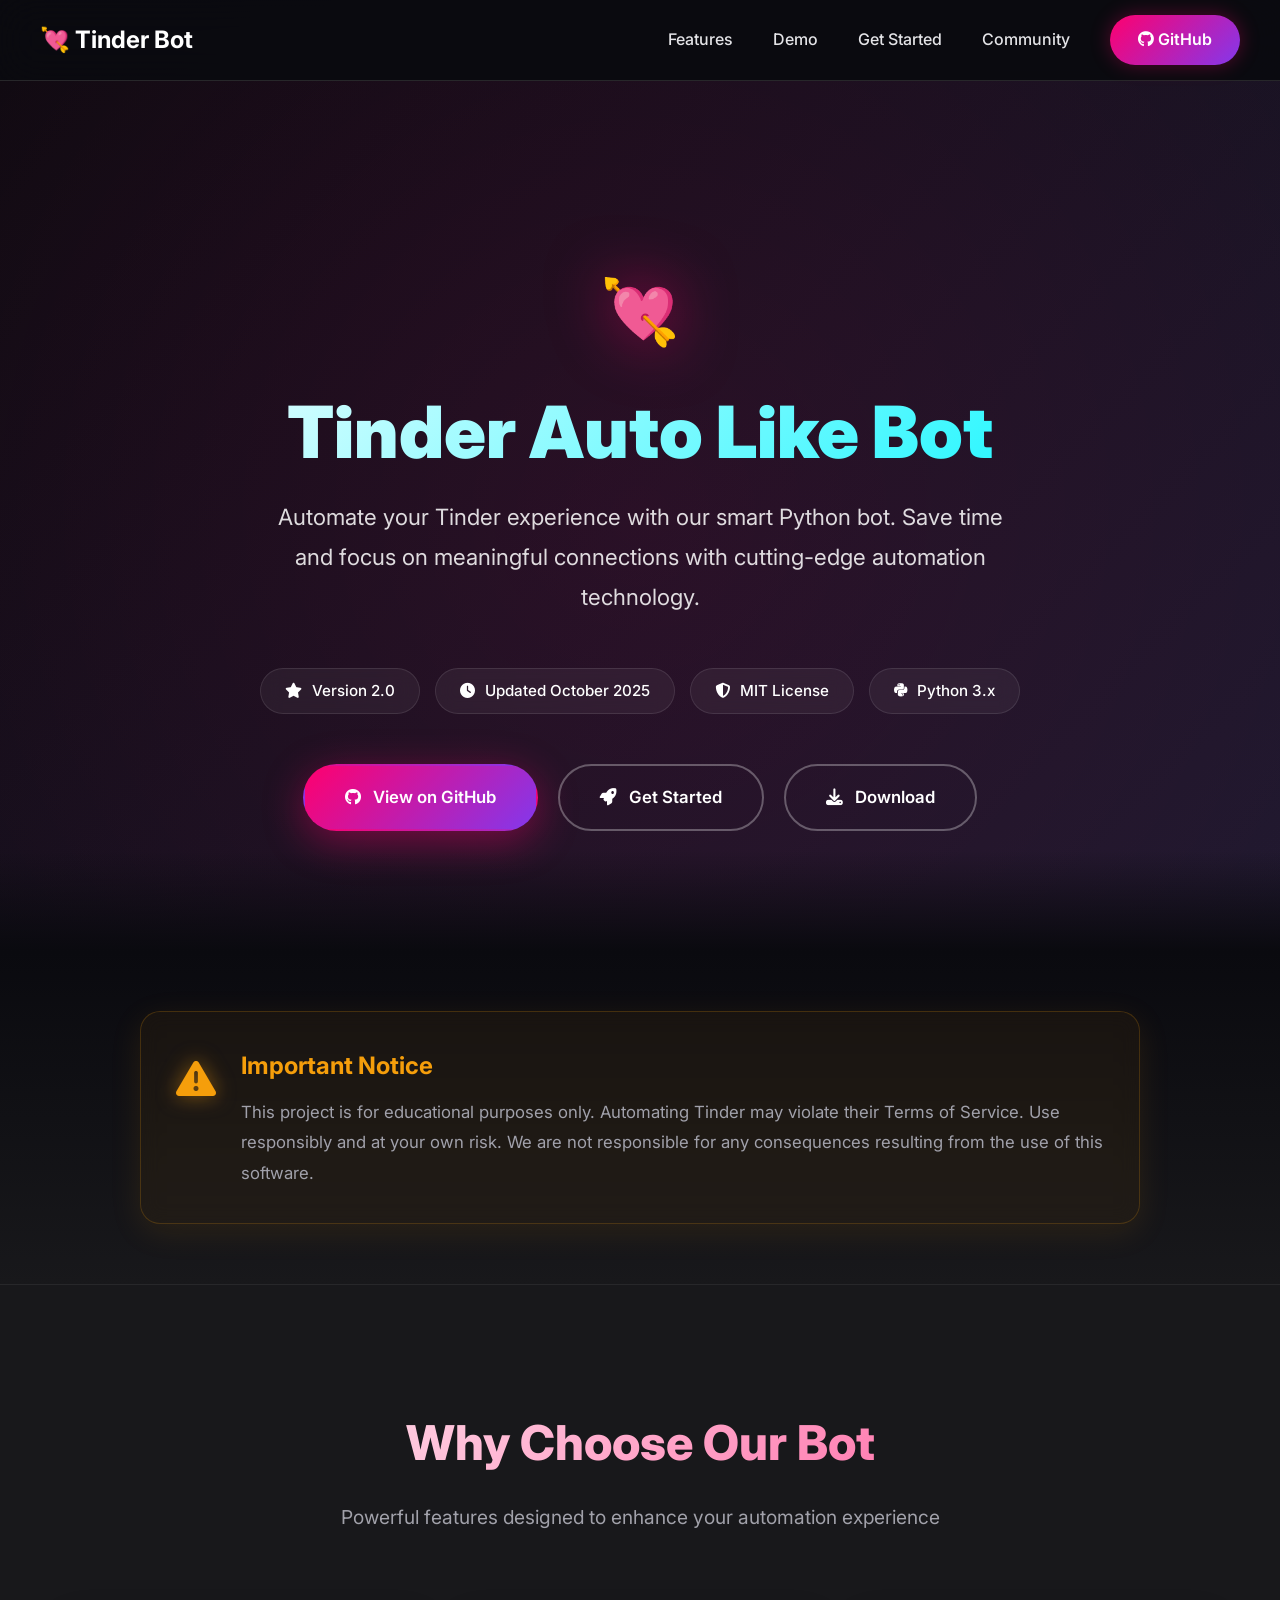
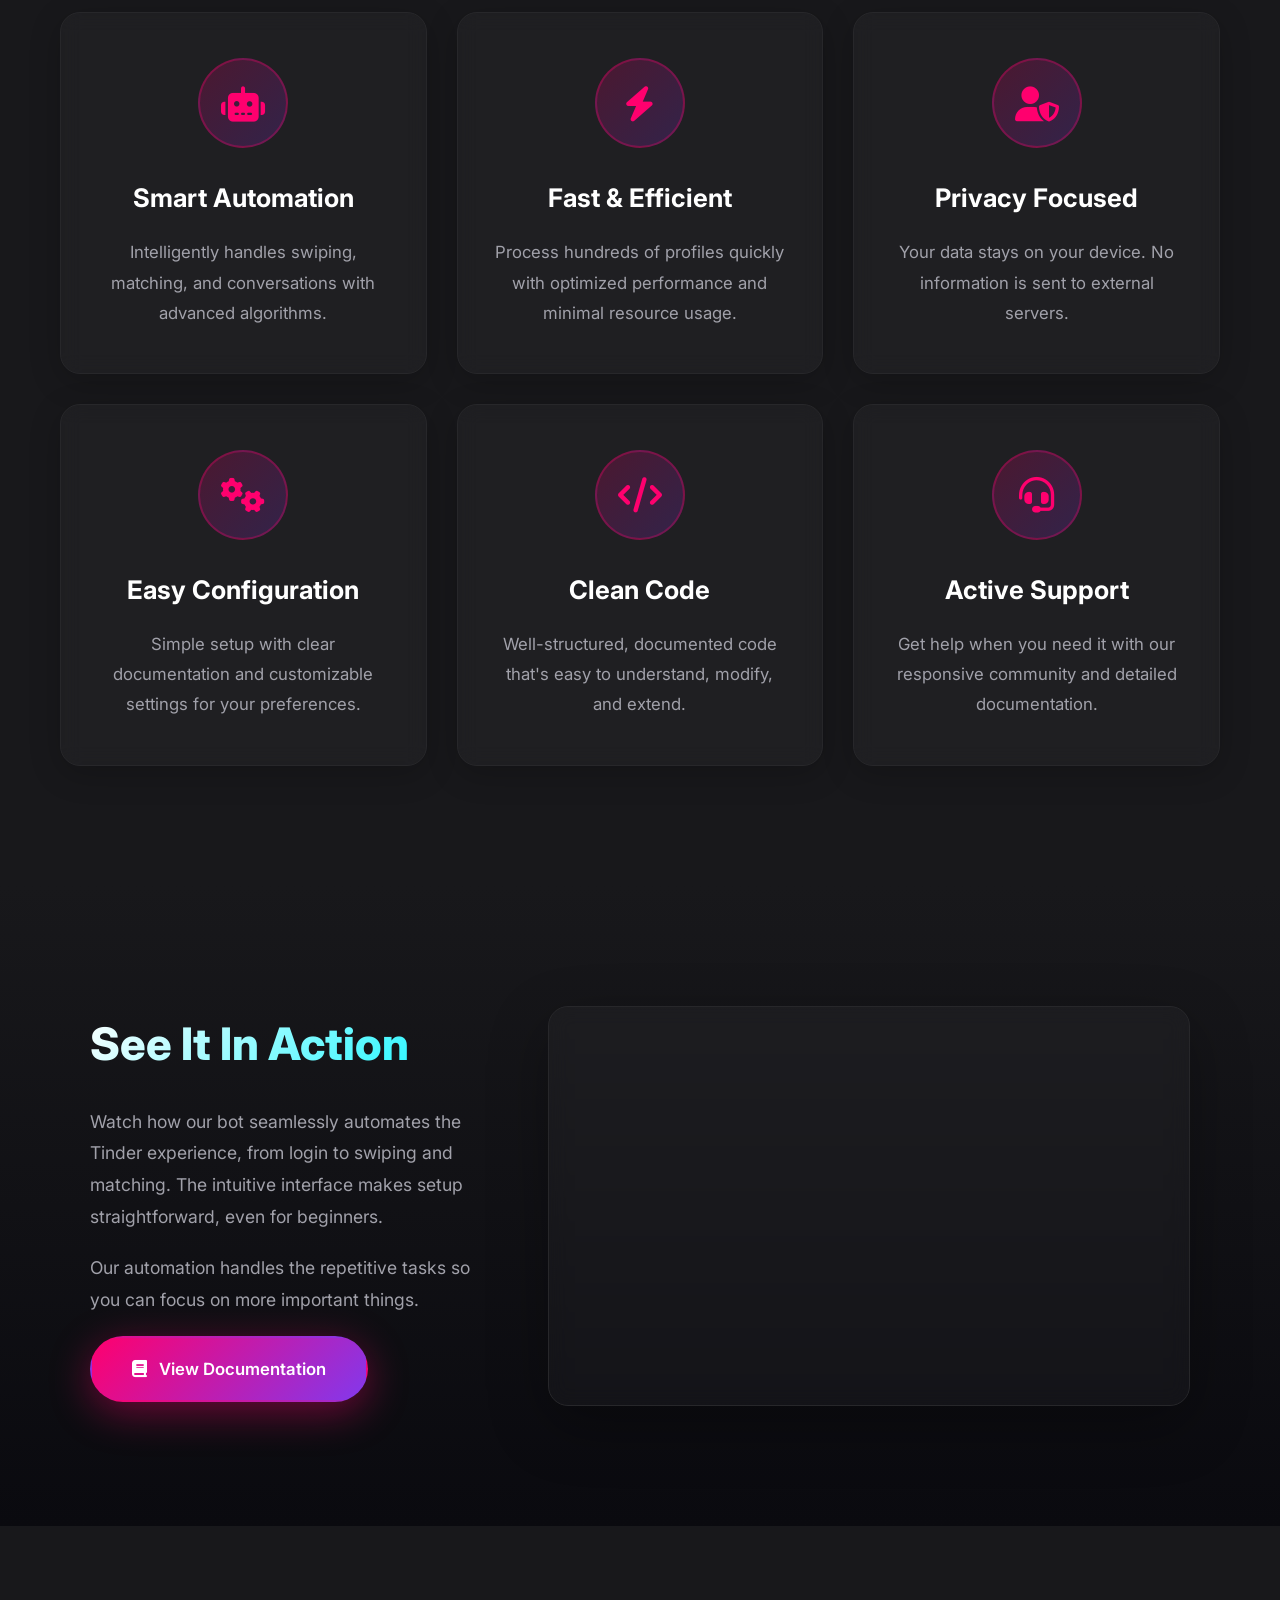
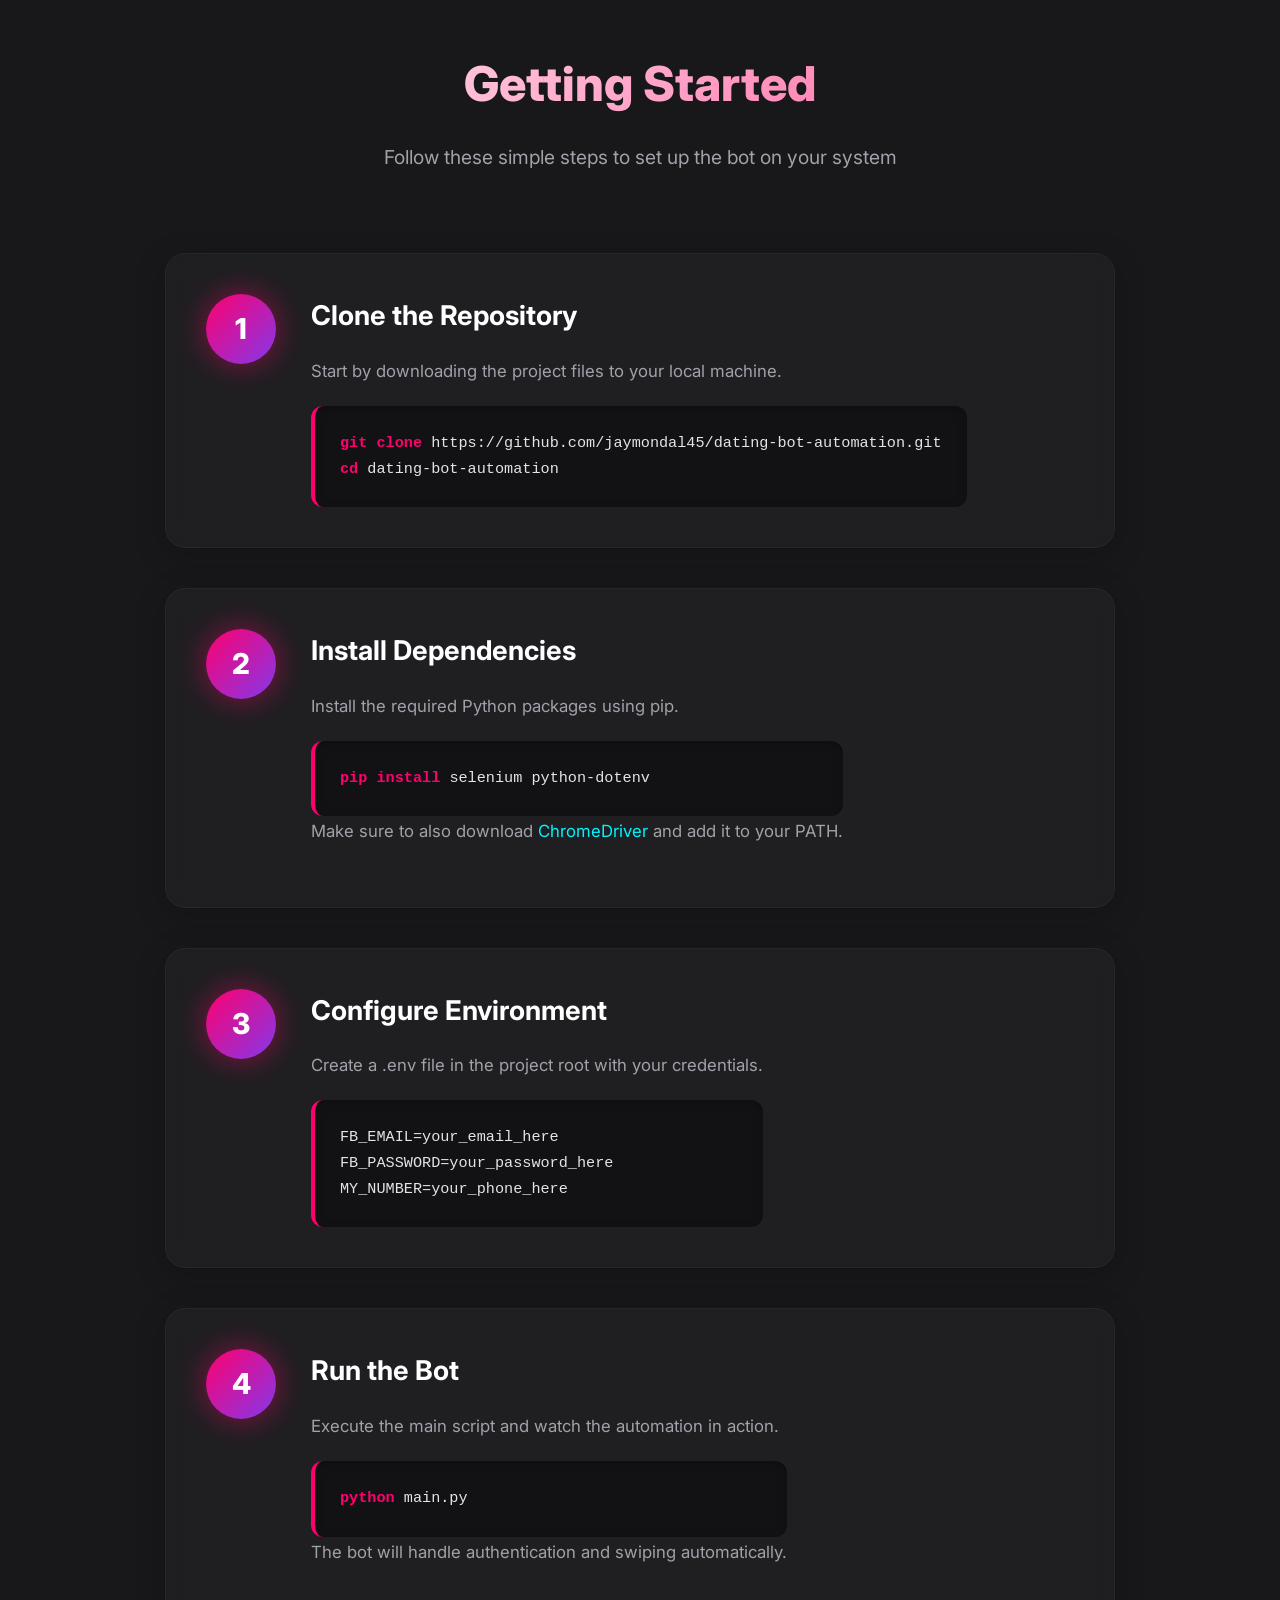
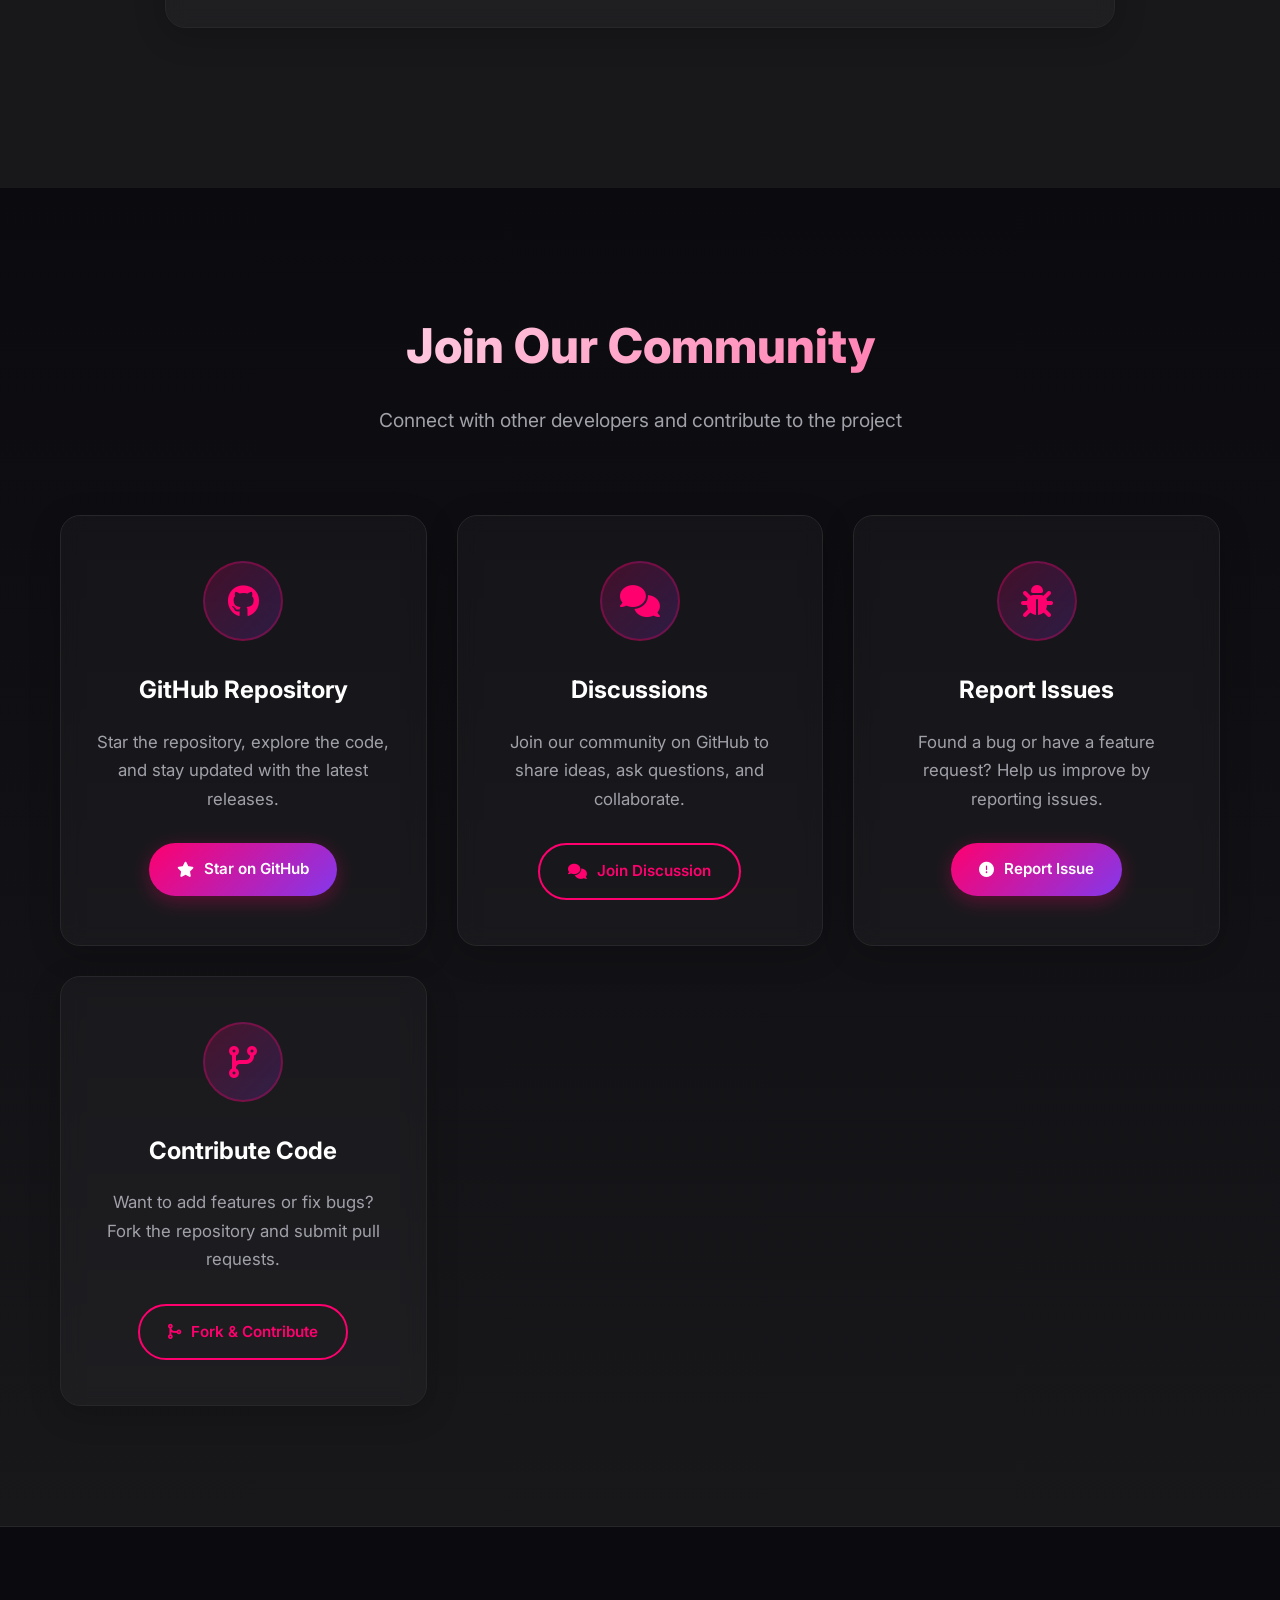
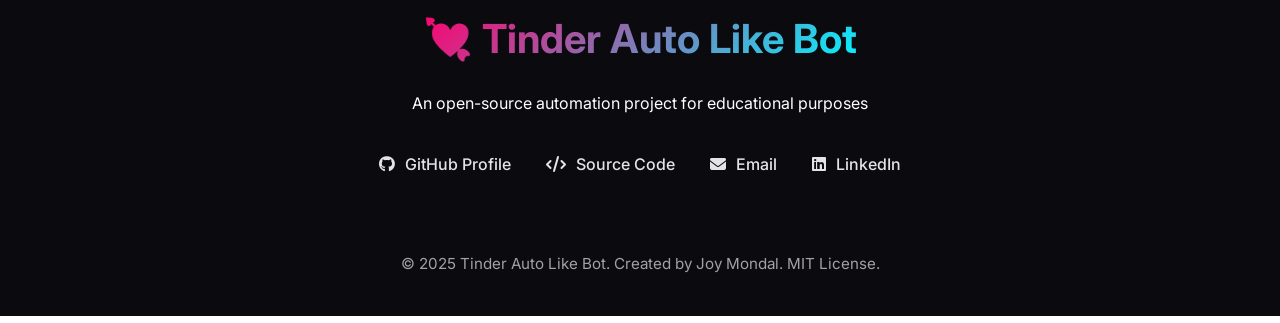
<file: index.html>
<!DOCTYPE html>
<html lang="en">

<head>
    <meta charset="UTF-8">
    <meta name="viewport" content="width=device-width, initial-scale=1.0">
    <title>Tinder Auto Like Bot | Smart Automation</title>
    <link rel="stylesheet" href="https://cdnjs.cloudflare.com/ajax/libs/font-awesome/6.4.0/css/all.min.css">
    <link href="https://fonts.googleapis.com/css2?family=Inter:wght@300;400;500;600;700;800;900&display=swap"
        rel="stylesheet">
    <link rel="stylesheet" href="css/style.css">
</head>

<body>
    <!-- Navbar -->
    <nav id="navbar">
        <div class="nav-container">
            <a href="#" class="nav-brand">
                💘 Tinder Bot
            </a>
            <div class="nav-links">
                <a href="#features" class="nav-link">Features</a>
                <a href="#demo" class="nav-link">Demo</a>
                <a href="#getting-started" class="nav-link">Get Started</a>
                <a href="#community" class="nav-link">Community</a>
                <a href="https://github.com/jaymondal45/dating-bot-automation" class="nav-cta" target="_blank">
                    <i class="fab fa-github"></i> GitHub
                </a>
            </div>
            <button class="mobile-menu-btn" id="mobileMenuBtn">
                <i class="fas fa-bars"></i>
            </button>
        </div>
    </nav>

    <!-- Mobile Menu -->
    <div class="mobile-menu" id="mobileMenu">
        <button class="close-menu" id="closeMenu">
            <i class="fas fa-times"></i>
        </button>
        <div class="mobile-menu-links">
            <a href="#features" class="mobile-menu-link">Features</a>
            <a href="#demo" class="mobile-menu-link">Demo</a>
            <a href="#getting-started" class="mobile-menu-link">Get Started</a>
            <a href="#community" class="mobile-menu-link">Community</a>
            <a href="https://github.com/jaymondal45/dating-bot-automation" class="mobile-menu-cta" target="_blank">
                <i class="fab fa-github"></i> GitHub
            </a>
        </div>
    </div>

    <!-- Header -->
    <header>
        <div class="container">
            <div class="logo">💘</div>
            <h1>Tinder Auto Like Bot</h1>
            <p class="subtitle">Automate your Tinder experience with our smart Python bot. Save time and focus on
                meaningful connections with cutting-edge automation technology.</p>

            <div class="badges">
                <div class="badge"><i class="fas fa-star"></i> Version 2.0</div>
                <div class="badge"><i class="fas fa-clock"></i> Updated October 2025</div>
                <div class="badge"><i class="fas fa-shield-alt"></i> MIT License</div>
                <div class="badge"><i class="fab fa-python"></i> Python 3.x</div>
            </div>

            <div class="cta-container">
                <a href="https://github.com/jaymondal45/dating-bot-automation" class="btn" target="_blank">
                    <i class="fab fa-github"></i> View on GitHub
                </a>
                <a href="#getting-started" class="btn btn-secondary">
                    <i class="fas fa-rocket"></i> Get Started
                </a>
                <a href="https://github.com/jaymondal45/dating-bot-automation/archive/refs/heads/main.zip"
                    class="btn btn-secondary">
                    <i class="fas fa-download"></i> Download
                </a>
            </div>
        </div>
    </header>

    <!-- Warning Section -->
    <section class="warning-section">
        <div class="container">
            <div class="warning-box">
                <div class="warning-icon">
                    <i class="fas fa-exclamation-triangle"></i>
                </div>
                <div class="warning-content">
                    <h3>Important Notice</h3>
                    <p>This project is for educational purposes only. Automating Tinder may violate their Terms of
                        Service. Use responsibly and at your own risk. We are not responsible for any consequences
                        resulting from the use of this software.</p>
                </div>
            </div>
        </div>
    </section>

    <!-- Features Section -->
    <section class="section" id="features">
        <div class="container">
            <div class="section-header">
                <h2>Why Choose Our Bot</h2>
                <p>Powerful features designed to enhance your automation experience</p>
            </div>

            <div class="features-grid">
                <div class="feature-card">
                    <div class="feature-icon">
                        <i class="fas fa-robot"></i>
                    </div>
                    <h3>Smart Automation</h3>
                    <p>Intelligently handles swiping, matching, and conversations with advanced algorithms.</p>
                </div>

                <div class="feature-card">
                    <div class="feature-icon">
                        <i class="fas fa-bolt"></i>
                    </div>
                    <h3>Fast & Efficient</h3>
                    <p>Process hundreds of profiles quickly with optimized performance and minimal resource usage.</p>
                </div>

                <div class="feature-card">
                    <div class="feature-icon">
                        <i class="fas fa-user-shield"></i>
                    </div>
                    <h3>Privacy Focused</h3>
                    <p>Your data stays on your device. No information is sent to external servers.</p>
                </div>

                <div class="feature-card">
                    <div class="feature-icon">
                        <i class="fas fa-cogs"></i>
                    </div>
                    <h3>Easy Configuration</h3>
                    <p>Simple setup with clear documentation and customizable settings for your preferences.</p>
                </div>

                <div class="feature-card">
                    <div class="feature-icon">
                        <i class="fas fa-code"></i>
                    </div>
                    <h3>Clean Code</h3>
                    <p>Well-structured, documented code that's easy to understand, modify, and extend.</p>
                </div>

                <div class="feature-card">
                    <div class="feature-icon">
                        <i class="fas fa-headset"></i>
                    </div>
                    <h3>Active Support</h3>
                    <p>Get help when you need it with our responsive community and detailed documentation.</p>
                </div>
            </div>
        </div>
    </section>

    <!-- Demo Section -->
    <section class="section demo-section" id="demo">
        <div class="container">
            <div class="demo-container">
                <div class="demo-content">
                    <h2>See It In Action</h2>
                    <p>Watch how our bot seamlessly automates the Tinder experience, from login to swiping and matching.
                        The intuitive interface makes setup straightforward, even for beginners.</p>
                    <p>Our automation handles the repetitive tasks so you can focus on more important things.</p>
                    <a href="https://github.com/jaymondal45/dating-bot-automation#readme" class="btn" target="_blank">
                        <i class="fas fa-book"></i> View Documentation
                    </a>
                </div>
                <div class="demo-visual">
                    <div class="demo-placeholder">
                        <video width="640" height="360" autoplay loop muted>
                            <source src="media/tinder_bot_demo.mp4" type="video/mp4" />
                        </video>
                    </div>
                </div>
            </div>
        </div>
    </section>

    <!-- Getting Started Section -->
    <section class="section" id="getting-started">
        <div class="container">
            <div class="section-header">
                <h2>Getting Started</h2>
                <p>Follow these simple steps to set up the bot on your system</p>
            </div>

            <div class="steps-container">
                <div class="step">
                    <div class="step-number">1</div>
                    <div class="step-content">
                        <h3>Clone the Repository</h3>
                        <p>Start by downloading the project files to your local machine.</p>
                        <div class="code-block">
                            <code>
                                <span class="command">git clone</span> https://github.com/jaymondal45/dating-bot-automation.git<br>
                                <span class="command">cd</span> dating-bot-automation
                            </code>
                        </div>
                    </div>
                </div>

                <div class="step">
                    <div class="step-number">2</div>
                    <div class="step-content">
                        <h3>Install Dependencies</h3>
                        <p>Install the required Python packages using pip.</p>
                        <div class="code-block">
                            <code><span class="command">pip install</span> selenium python-dotenv</code>
                        </div>
                        <p>Make sure to also download <a href="https://chromedriver.chromium.org/"
                                target="_blank">ChromeDriver</a> and add it to your PATH.</p>
                    </div>
                </div>

                <div class="step">
                    <div class="step-number">3</div>
                    <div class="step-content">
                        <h3>Configure Environment</h3>
                        <p>Create a .env file in the project root with your credentials.</p>
                        <div class="code-block">
                            <code>
                                FB_EMAIL=your_email_here<br>
                                FB_PASSWORD=your_password_here<br>
                                MY_NUMBER=your_phone_here
                            </code>
                        </div>
                    </div>
                </div>

                <div class="step">
                    <div class="step-number">4</div>
                    <div class="step-content">
                        <h3>Run the Bot</h3>
                        <p>Execute the main script and watch the automation in action.</p>
                        <div class="code-block">
                            <code><span class="command">python</span> main.py</code>
                        </div>
                        <p>The bot will handle authentication and swiping automatically.</p>
                    </div>
                </div>
            </div>
        </div>
    </section>

    <!-- Community Section -->
    <section class="section community-section" id="community">
        <div class="container">
            <div class="section-header">
                <h2>Join Our Community</h2>
                <p>Connect with other developers and contribute to the project</p>
            </div>

            <div class="community-grid">
                <div class="community-card">
                    <div class="community-icon">
                        <i class="fab fa-github"></i>
                    </div>
                    <h3>GitHub Repository</h3>
                    <p>Star the repository, explore the code, and stay updated with the latest releases.</p>
                    <a href="https://github.com/jaymondal45/dating-bot-automation" class="community-btn"
                        target="_blank">
                        <i class="fas fa-star"></i> Star on GitHub
                    </a>
                </div>

                <div class="community-card">
                    <div class="community-icon">
                        <i class="fas fa-comments"></i>
                    </div>
                    <h3>Discussions</h3>
                    <p>Join our community on GitHub to share ideas, ask questions, and collaborate.</p>
                    <a href="https://github.com/jaymondal45/dating-bot-automation/discussions"
                        class="community-btn outline" target="_blank">
                        <i class="fas fa-comments"></i> Join Discussion
                    </a>
                </div>

                <div class="community-card">
                    <div class="community-icon">
                        <i class="fas fa-bug"></i>
                    </div>
                    <h3>Report Issues</h3>
                    <p>Found a bug or have a feature request? Help us improve by reporting issues.</p>
                    <a href="https://github.com/jaymondal45/dating-bot-automation/issues" class="community-btn"
                        target="_blank">
                        <i class="fas fa-exclamation-circle"></i> Report Issue
                    </a>
                </div>

                <div class="community-card">
                    <div class="community-icon">
                        <i class="fas fa-code-branch"></i>
                    </div>
                    <h3>Contribute Code</h3>
                    <p>Want to add features or fix bugs? Fork the repository and submit pull requests.</p>
                    <a href="https://github.com/jaymondal45/dating-bot-automation/fork" class="community-btn outline"
                        target="_blank">
                        <i class="fas fa-code-merge"></i> Fork & Contribute
                    </a>
                </div>
            </div>
        </div>
    </section>

    <!-- Footer -->
    <footer>
        <div class="container">
            <div class="footer-content">
                <div class="footer-logo">💘 Tinder Auto Like Bot</div>
                <p>An open-source automation project for educational purposes</p>

                <div class="footer-links">
                    <a href="https://github.com/jaymondal45" target="_blank">
                        <i class="fab fa-github"></i> GitHub Profile
                    </a>
                    <a href="https://github.com/jaymondal45/dating-bot-automation" target="_blank">
                        <i class="fas fa-code"></i> Source Code
                    </a>
                    <a href="mailto:jaymondals953@gmail.com">
                        <i class="fas fa-envelope"></i> Email
                    </a>
                    <a href="https://www.linkedin.com/in/joy-mondal-/" target="_blank">
                        <i class="fab fa-linkedin"></i> LinkedIn
                    </a>
                </div>

                <div class="copyright">
                    &copy; 2025 Tinder Auto Like Bot. Created by Joy Mondal. MIT License.
                </div>
            </div>
        </div>
    </footer>

    <!-- Scroll to top button -->
    <div class="scroll-top" id="scrollTop">
        <i class="fas fa-arrow-up"></i>
    </div>
    <script src="js/main.js"></script>
</body>

</html>
</file>
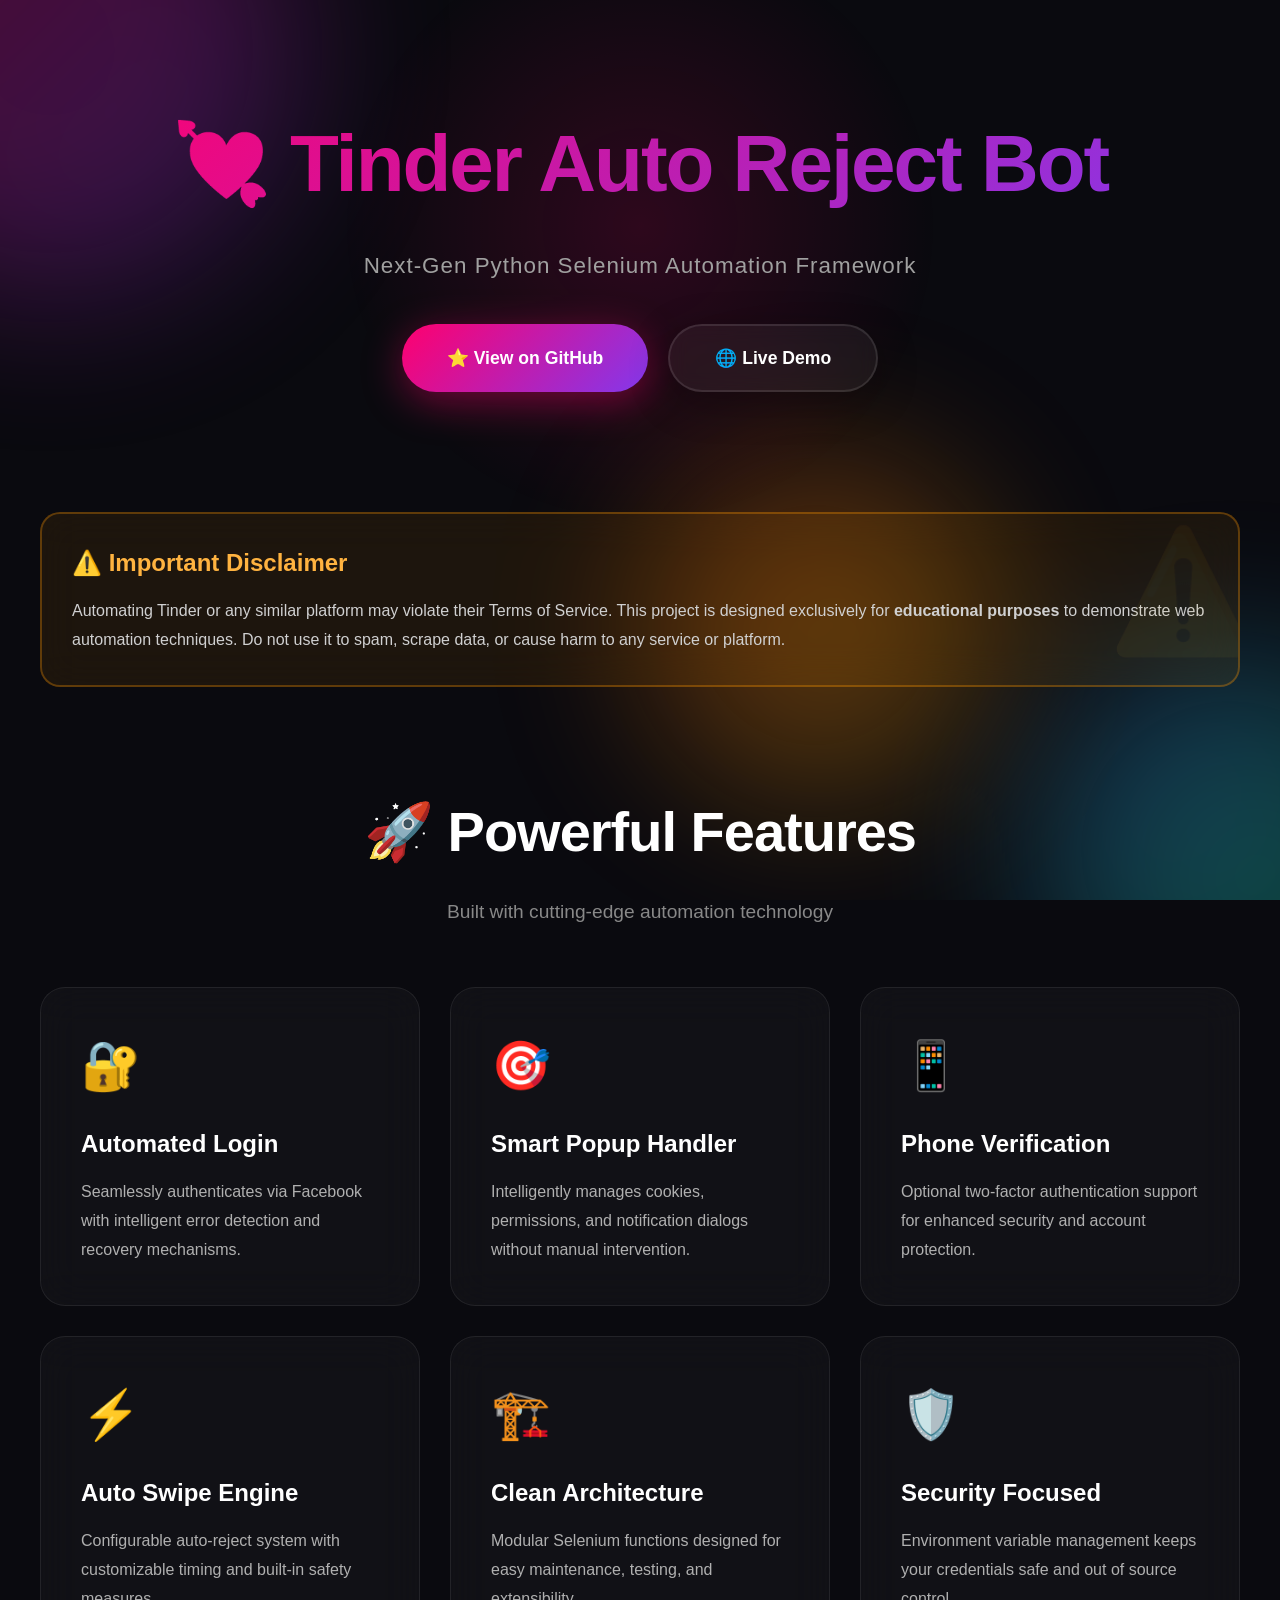
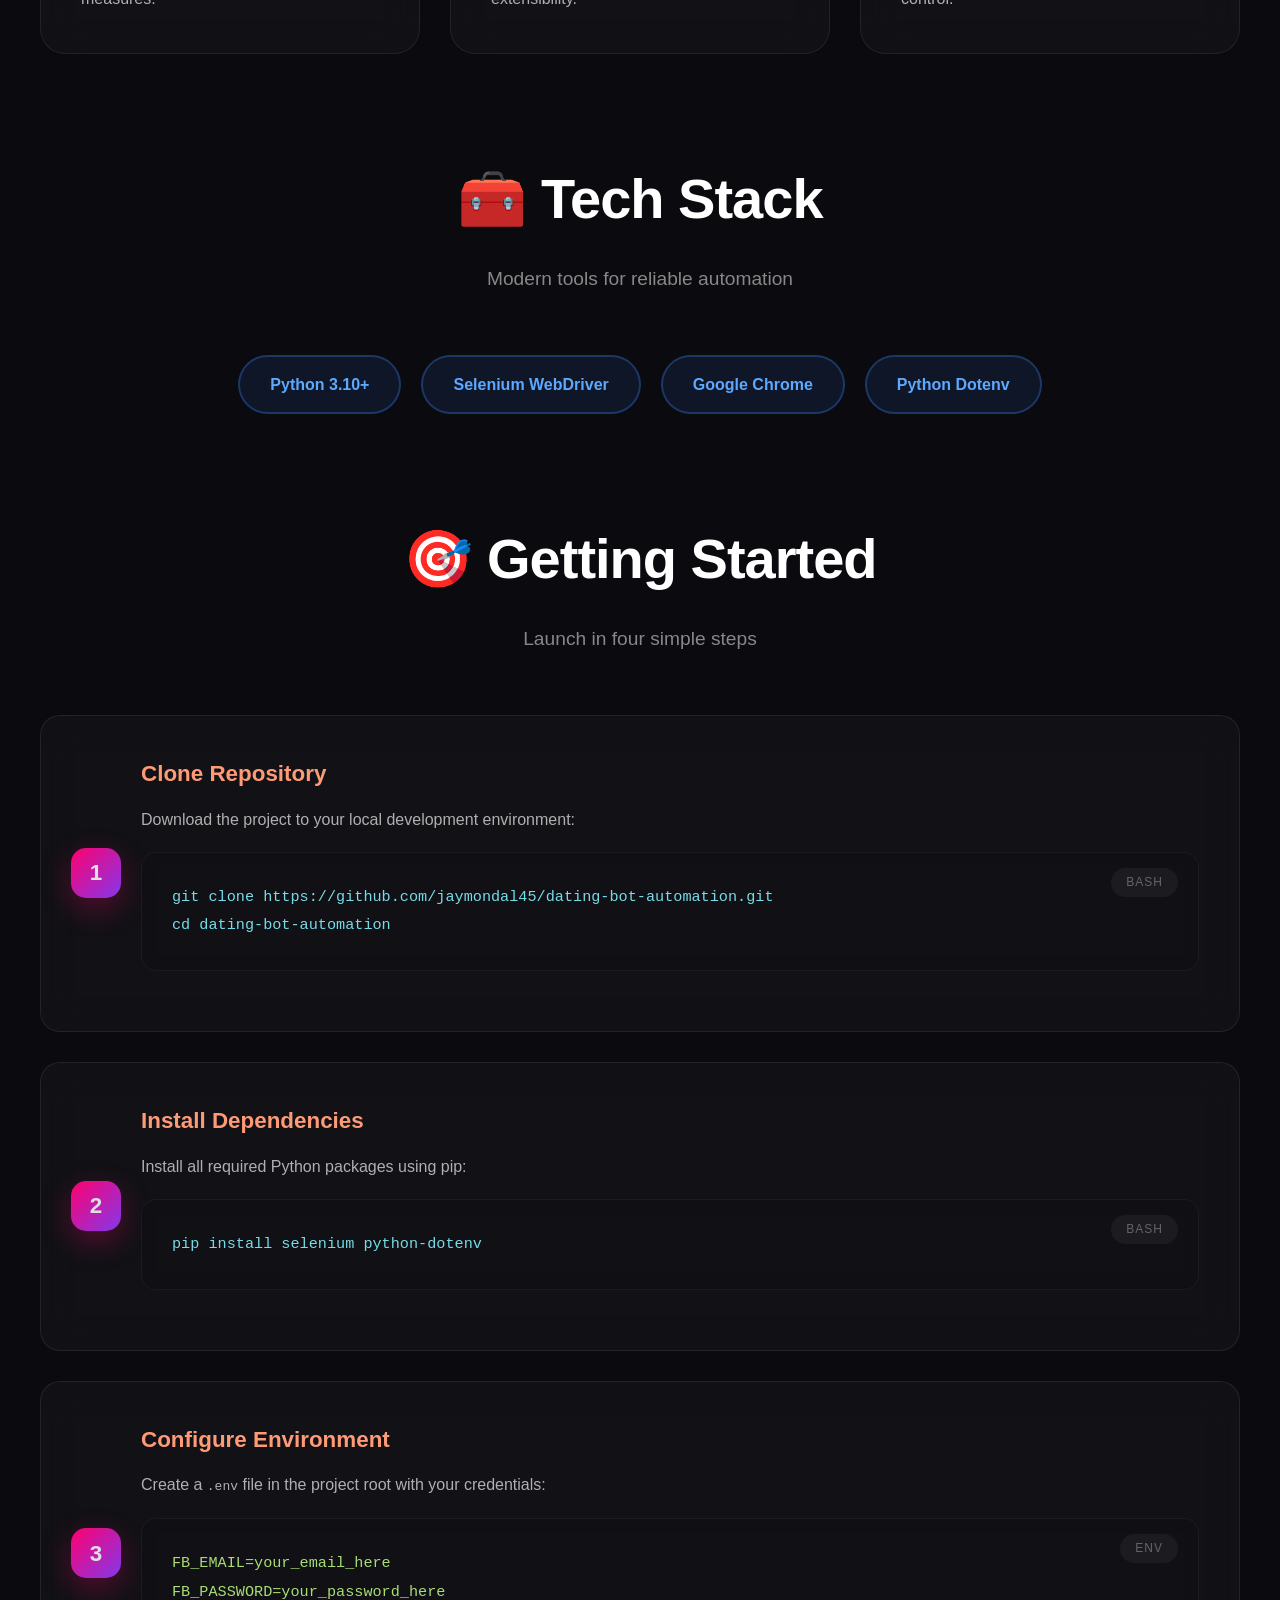
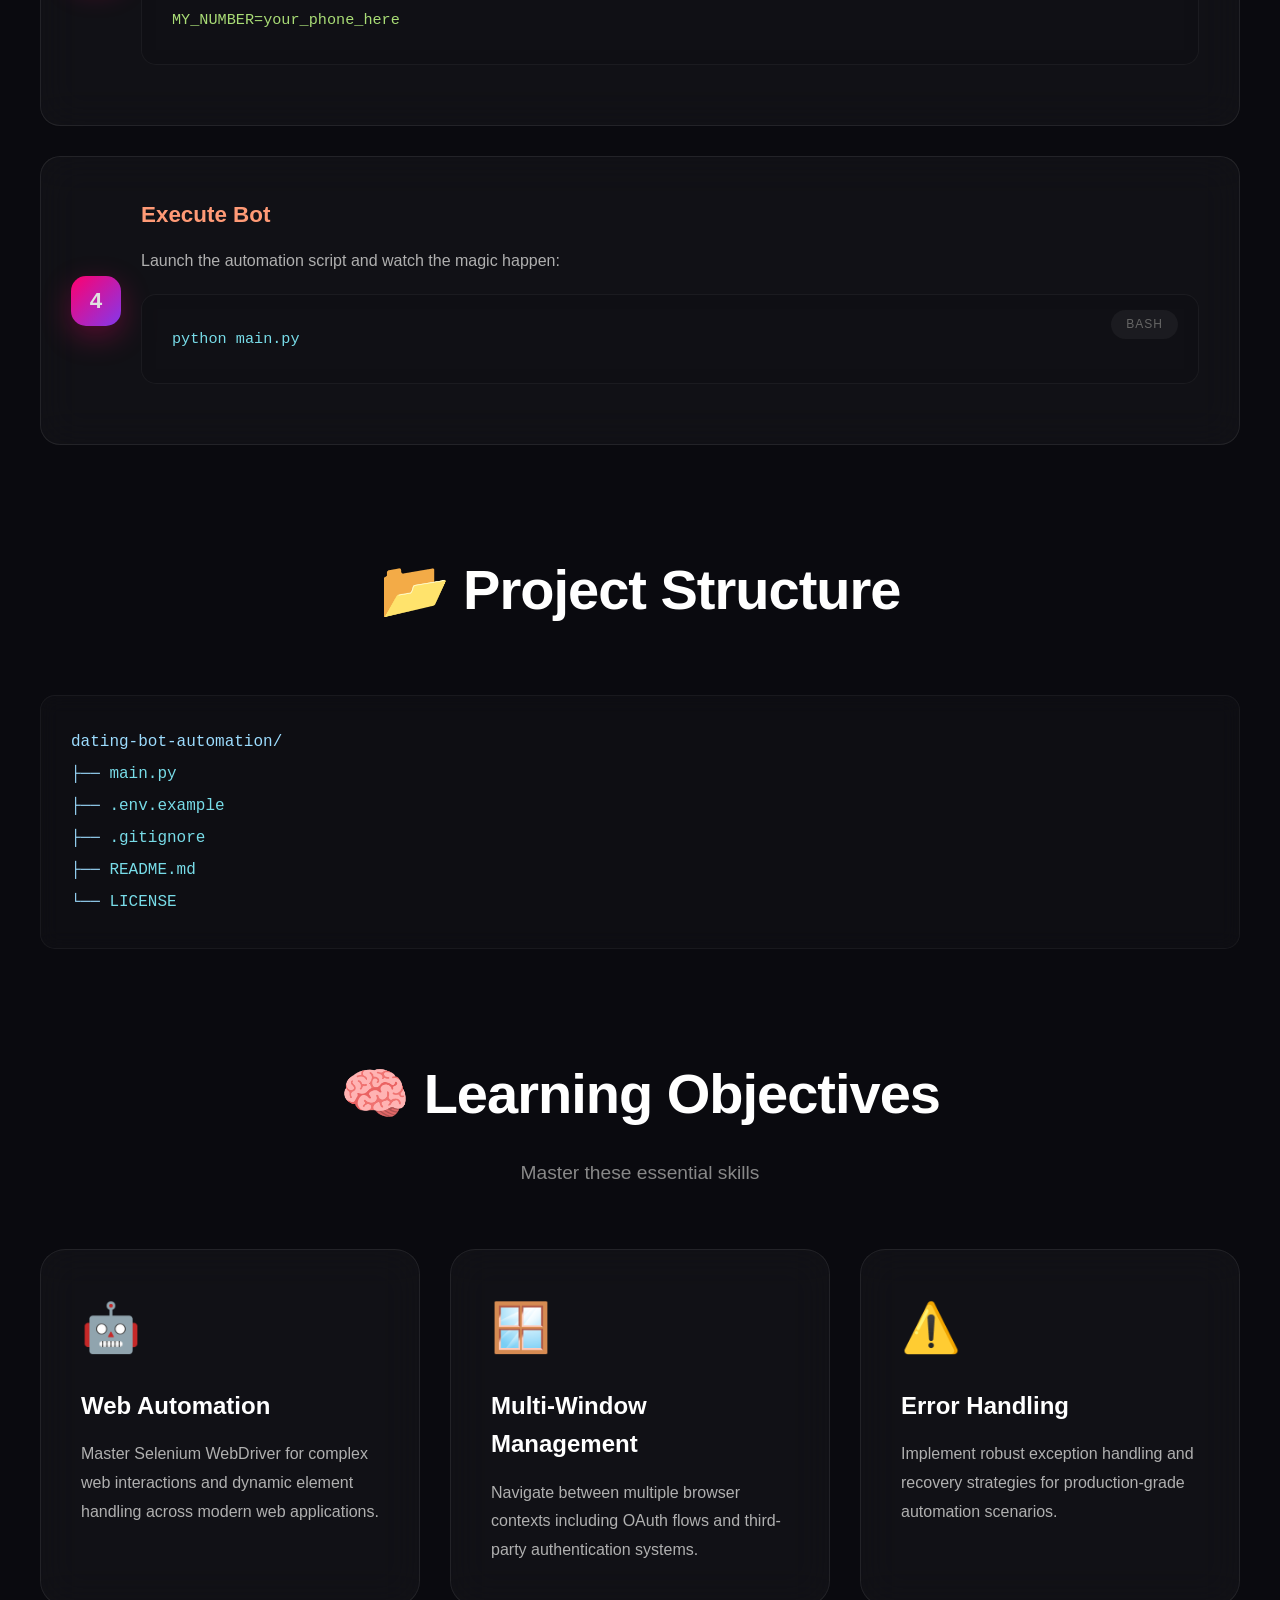
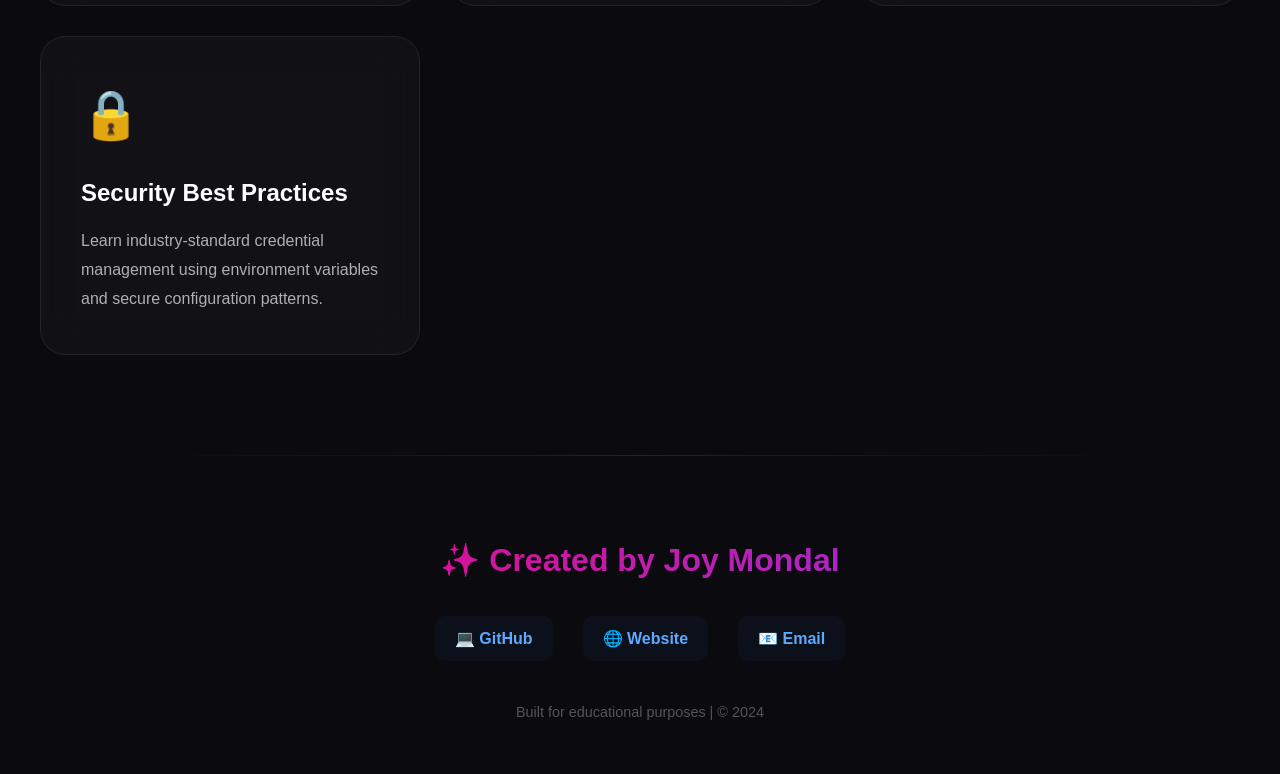
<file: main.html>
<!DOCTYPE html>
<html lang="en">
<head>
    <meta charset="UTF-8">
    <meta name="viewport" content="width=device-width, initial-scale=1.0">
    <title>💘 Tinder Auto Reject Bot | Selenium Automation</title>
    <style>
        * {
            margin: 0;
            padding: 0;
            box-sizing: border-box;
        }

        body {
            font-family: 'Inter', -apple-system, BlinkMacSystemFont, 'Segoe UI', sans-serif;
            background: #0a0a0f;
            color: #e0e0e0;
            line-height: 1.6;
            overflow-x: hidden;
            position: relative;
        }

        /* Animated Background */
        .bg-animation {
            position: fixed;
            top: 0;
            left: 0;
            width: 100%;
            height: 100%;
            z-index: -1;
            overflow: hidden;
        }

        .orb {
            position: absolute;
            border-radius: 50%;
            filter: blur(80px);
            opacity: 0.3;
            animation: float 20s infinite ease-in-out;
        }

        .orb1 {
            width: 500px;
            height: 500px;
            background: linear-gradient(135deg, #ff006e, #8338ec);
            top: -200px;
            left: -200px;
            animation-delay: 0s;
        }

        .orb2 {
            width: 400px;
            height: 400px;
            background: linear-gradient(135deg, #3a86ff, #06ffa5);
            bottom: -150px;
            right: -150px;
            animation-delay: 5s;
        }

        .orb3 {
            width: 350px;
            height: 350px;
            background: linear-gradient(135deg, #fb5607, #ffbe0b);
            top: 50%;
            left: 50%;
            animation-delay: 10s;
        }

        @keyframes float {
            0%, 100% { transform: translate(0, 0) scale(1); }
            25% { transform: translate(50px, -50px) scale(1.1); }
            50% { transform: translate(-30px, 30px) scale(0.9); }
            75% { transform: translate(30px, 50px) scale(1.05); }
        }

        .container {
            max-width: 1400px;
            margin: 0 auto;
            padding: 0 40px;
            position: relative;
            z-index: 1;
        }

        /* Header */
        header {
            padding: 100px 0 60px;
            text-align: center;
            position: relative;
        }

        .header-glow {
            position: absolute;
            top: 50%;
            left: 50%;
            transform: translate(-50%, -50%);
            width: 600px;
            height: 600px;
            background: radial-gradient(circle, rgba(255, 0, 110, 0.15), transparent 70%);
            pointer-events: none;
        }

        h1 {
            font-size: 5em;
            font-weight: 900;
            margin-bottom: 20px;
            background: linear-gradient(135deg, #ff006e, #8338ec, #3a86ff);
            background-size: 200% 200%;
            -webkit-background-clip: text;
            -webkit-text-fill-color: transparent;
            background-clip: text;
            animation: gradientShift 4s ease infinite;
            letter-spacing: -2px;
            position: relative;
            z-index: 2;
        }

        @keyframes gradientShift {
            0%, 100% { background-position: 0% 50%; }
            50% { background-position: 100% 50%; }
        }

        .subtitle {
            font-size: 1.4em;
            color: #a0a0a0;
            margin-bottom: 40px;
            font-weight: 300;
            letter-spacing: 1px;
        }

        .cta-container {
            display: flex;
            gap: 20px;
            justify-content: center;
            flex-wrap: wrap;
        }

        .github-btn {
            display: inline-flex;
            align-items: center;
            gap: 10px;
            padding: 18px 45px;
            background: linear-gradient(135deg, #ff006e, #8338ec);
            color: white;
            text-decoration: none;
            border-radius: 50px;
            font-size: 1.1em;
            font-weight: 700;
            transition: all 0.4s cubic-bezier(0.175, 0.885, 0.32, 1.275);
            box-shadow: 0 10px 40px rgba(255, 0, 110, 0.4);
            position: relative;
            overflow: hidden;
        }

        .github-btn::before {
            content: '';
            position: absolute;
            top: 0;
            left: -100%;
            width: 100%;
            height: 100%;
            background: linear-gradient(90deg, transparent, rgba(255,255,255,0.3), transparent);
            transition: left 0.5s;
        }

        .github-btn:hover::before {
            left: 100%;
        }

        .github-btn:hover {
            transform: translateY(-5px) scale(1.05);
            box-shadow: 0 15px 50px rgba(255, 0, 110, 0.6);
        }

        .secondary-btn {
            background: rgba(255, 255, 255, 0.05);
            backdrop-filter: blur(10px);
            border: 2px solid rgba(255, 255, 255, 0.1);
            box-shadow: 0 10px 40px rgba(0, 0, 0, 0.3);
        }

        .secondary-btn:hover {
            background: rgba(255, 255, 255, 0.1);
            border-color: rgba(255, 255, 255, 0.2);
            box-shadow: 0 15px 50px rgba(0, 0, 0, 0.4);
        }

        /* Warning Box */
        .warning-box {
            background: rgba(255, 152, 0, 0.08);
            border: 2px solid rgba(255, 152, 0, 0.3);
            padding: 30px;
            margin: 60px 0;
            border-radius: 20px;
            backdrop-filter: blur(20px);
            position: relative;
            overflow: hidden;
        }

        .warning-box::before {
            content: '⚠️';
            position: absolute;
            top: -20px;
            right: -20px;
            font-size: 120px;
            opacity: 0.05;
        }

        .warning-box h3 {
            color: #ffb340;
            margin-bottom: 15px;
            font-size: 1.5em;
            display: flex;
            align-items: center;
            gap: 10px;
        }

        .warning-box p {
            color: #d0d0d0;
            line-height: 1.8;
        }

        /* Features Grid */
        .section {
            margin: 100px 0;
        }

        .section-header {
            text-align: center;
            margin-bottom: 60px;
        }

        .section h2 {
            font-size: 3.5em;
            margin-bottom: 20px;
            color: #fff;
            font-weight: 900;
            letter-spacing: -1px;
        }

        .section-subtitle {
            font-size: 1.2em;
            color: #888;
            font-weight: 300;
        }

        .features {
            display: grid;
            grid-template-columns: repeat(auto-fit, minmax(320px, 1fr));
            gap: 30px;
        }

        .feature-card {
            background: rgba(255, 255, 255, 0.03);
            padding: 40px;
            border-radius: 25px;
            backdrop-filter: blur(20px);
            border: 1px solid rgba(255, 255, 255, 0.08);
            transition: all 0.5s cubic-bezier(0.175, 0.885, 0.32, 1.275);
            position: relative;
            overflow: hidden;
        }

        .feature-card::before {
            content: '';
            position: absolute;
            top: 0;
            left: 0;
            width: 100%;
            height: 100%;
            background: linear-gradient(135deg, rgba(255, 0, 110, 0.1), rgba(131, 56, 236, 0.1));
            opacity: 0;
            transition: opacity 0.5s;
        }

        .feature-card:hover::before {
            opacity: 1;
        }

        .feature-card:hover {
            transform: translateY(-10px);
            border-color: rgba(255, 0, 110, 0.3);
            box-shadow: 0 20px 60px rgba(255, 0, 110, 0.2);
        }

        .feature-icon {
            font-size: 3em;
            margin-bottom: 20px;
            display: block;
        }

        .feature-card h3 {
            color: #fff;
            margin-bottom: 15px;
            font-size: 1.5em;
            font-weight: 700;
            position: relative;
            z-index: 1;
        }

        .feature-card p {
            color: #b0b0b0;
            line-height: 1.8;
            position: relative;
            z-index: 1;
        }

        /* Tech Stack */
        .tech-stack {
            display: flex;
            justify-content: center;
            gap: 20px;
            flex-wrap: wrap;
            margin: 40px 0;
        }

        .tech-badge {
            background: rgba(58, 134, 255, 0.1);
            padding: 15px 30px;
            border-radius: 50px;
            border: 2px solid rgba(58, 134, 255, 0.3);
            font-weight: 600;
            color: #5da9ff;
            transition: all 0.3s ease;
            cursor: default;
        }

        .tech-badge:hover {
            background: rgba(58, 134, 255, 0.2);
            border-color: rgba(58, 134, 255, 0.5);
            transform: translateY(-3px);
            box-shadow: 0 10px 30px rgba(58, 134, 255, 0.2);
        }

        /* Code Block */
        .code-block {
            background: rgba(15, 15, 20, 0.8);
            padding: 30px;
            border-radius: 15px;
            margin: 20px 0;
            overflow-x: auto;
            border: 1px solid rgba(255, 255, 255, 0.05);
            position: relative;
            backdrop-filter: blur(10px);
        }

        .code-block::before {
            content: attr(data-lang);
            position: absolute;
            top: 15px;
            right: 20px;
            color: #666;
            font-size: 0.75em;
            text-transform: uppercase;
            background: rgba(255, 255, 255, 0.05);
            padding: 5px 15px;
            border-radius: 20px;
            letter-spacing: 1px;
        }

        .code-block code {
            color: #a9dc76;
            font-family: 'Fira Code', 'Courier New', monospace;
            font-size: 0.95em;
            line-height: 1.8;
        }

        .command {
            color: #78dce8;
        }

        /* Steps */
        .run-steps {
            counter-reset: step-counter;
        }

        .step {
            background: rgba(255, 255, 255, 0.03);
            padding: 40px;
            padding-left: 100px;
            margin: 30px 0;
            border-radius: 20px;
            border: 1px solid rgba(255, 255, 255, 0.08);
            position: relative;
            backdrop-filter: blur(20px);
            transition: all 0.4s ease;
        }

        .step:hover {
            background: rgba(255, 255, 255, 0.05);
            transform: translateX(10px);
        }

        .step::before {
            counter-increment: step-counter;
            content: counter(step-counter);
            position: absolute;
            left: 30px;
            top: 50%;
            transform: translateY(-50%);
            background: linear-gradient(135deg, #ff006e, #8338ec);
            width: 50px;
            height: 50px;
            border-radius: 15px;
            display: flex;
            align-items: center;
            justify-content: center;
            font-weight: 900;
            font-size: 1.4em;
            box-shadow: 0 10px 30px rgba(255, 0, 110, 0.3);
        }

        .step h3 {
            color: #ff9a76;
            margin-bottom: 15px;
            font-size: 1.4em;
            font-weight: 700;
        }

        .step p {
            color: #b0b0b0;
            margin-bottom: 15px;
        }

        /* Project Structure */
        .project-structure {
            background: rgba(15, 15, 20, 0.8);
            padding: 30px;
            border-radius: 15px;
            border: 1px solid rgba(255, 255, 255, 0.05);
            font-family: 'Fira Code', 'Courier New', monospace;
            color: #9cdcfe;
            backdrop-filter: blur(10px);
            line-height: 2;
        }

        .folder { color: #ffb454; }
        .file { color: #78dce8; }

        /* Footer */
        footer {
            text-align: center;
            padding: 80px 0 50px;
            margin-top: 100px;
            position: relative;
        }

        footer::before {
            content: '';
            position: absolute;
            top: 0;
            left: 50%;
            transform: translateX(-50%);
            width: 80%;
            height: 1px;
            background: linear-gradient(90deg, transparent, rgba(255, 255, 255, 0.1), transparent);
        }

        footer h3 {
            font-size: 2em;
            margin-bottom: 30px;
            background: linear-gradient(135deg, #ff006e, #8338ec);
            -webkit-background-clip: text;
            -webkit-text-fill-color: transparent;
            background-clip: text;
        }

        .author-links {
            display: flex;
            justify-content: center;
            gap: 30px;
            margin-top: 30px;
            flex-wrap: wrap;
        }

        .author-links a {
            color: #5da9ff;
            text-decoration: none;
            transition: all 0.3s ease;
            font-weight: 600;
            padding: 10px 20px;
            border-radius: 10px;
            background: rgba(58, 134, 255, 0.05);
        }

        .author-links a:hover {
            color: #ff006e;
            background: rgba(255, 0, 110, 0.1);
            transform: translateY(-3px);
        }

        /* Scroll Indicator */
        .scroll-indicator {
            position: fixed;
            top: 0;
            left: 0;
            height: 4px;
            background: linear-gradient(90deg, #ff006e, #8338ec, #3a86ff);
            z-index: 9999;
            transition: width 0.1s;
        }

        @media (max-width: 768px) {
            h1 { font-size: 3em; }
            .section h2 { font-size: 2.5em; }
            .features { grid-template-columns: 1fr; }
            .step { padding-left: 80px; }
            .container { padding: 0 20px; }
        }
    </style>
</head>
<body>
    <div class="scroll-indicator" id="scrollIndicator"></div>
    
    <div class="bg-animation">
        <div class="orb orb1"></div>
        <div class="orb orb2"></div>
        <div class="orb orb3"></div>
    </div>

    <header>
        <div class="header-glow"></div>
        <div class="container">
            <h1>💘 Tinder Auto Reject Bot</h1>
            <p class="subtitle">Next-Gen Python Selenium Automation Framework</p>
            <div class="cta-container">
                <a href="https://github.com/jaymondal45/dating-bot-automation" class="github-btn" target="_blank">
                    ⭐ View on GitHub
                </a>
                <a href="https://jaymondal45.github.io/dating-bot-automation/" class="github-btn secondary-btn" target="_blank">
                    🌐 Live Demo
                </a>
            </div>
        </div>
    </header>

    <div class="container">
        <div class="warning-box">
            <h3>⚠️ Important Disclaimer</h3>
            <p>Automating Tinder or any similar platform may violate their Terms of Service. This project is designed exclusively for <strong>educational purposes</strong> to demonstrate web automation techniques. Do not use it to spam, scrape data, or cause harm to any service or platform.</p>
        </div>

        <section class="section">
            <div class="section-header">
                <h2>🚀 Powerful Features</h2>
                <p class="section-subtitle">Built with cutting-edge automation technology</p>
            </div>
            <div class="features">
                <div class="feature-card">
                    <span class="feature-icon">🔐</span>
                    <h3>Automated Login</h3>
                    <p>Seamlessly authenticates via Facebook with intelligent error detection and recovery mechanisms.</p>
                </div>
                <div class="feature-card">
                    <span class="feature-icon">🎯</span>
                    <h3>Smart Popup Handler</h3>
                    <p>Intelligently manages cookies, permissions, and notification dialogs without manual intervention.</p>
                </div>
                <div class="feature-card">
                    <span class="feature-icon">📱</span>
                    <h3>Phone Verification</h3>
                    <p>Optional two-factor authentication support for enhanced security and account protection.</p>
                </div>
                <div class="feature-card">
                    <span class="feature-icon">⚡</span>
                    <h3>Auto Swipe Engine</h3>
                    <p>Configurable auto-reject system with customizable timing and built-in safety measures.</p>
                </div>
                <div class="feature-card">
                    <span class="feature-icon">🏗️</span>
                    <h3>Clean Architecture</h3>
                    <p>Modular Selenium functions designed for easy maintenance, testing, and extensibility.</p>
                </div>
                <div class="feature-card">
                    <span class="feature-icon">🛡️</span>
                    <h3>Security Focused</h3>
                    <p>Environment variable management keeps your credentials safe and out of source control.</p>
                </div>
            </div>
        </section>

        <section class="section">
            <div class="section-header">
                <h2>🧰 Tech Stack</h2>
                <p class="section-subtitle">Modern tools for reliable automation</p>
            </div>
            <div class="tech-stack">
                <span class="tech-badge">Python 3.10+</span>
                <span class="tech-badge">Selenium WebDriver</span>
                <span class="tech-badge">Google Chrome</span>
                <span class="tech-badge">Python Dotenv</span>
            </div>
        </section>

        <section class="section">
            <div class="section-header">
                <h2>🎯 Getting Started</h2>
                <p class="section-subtitle">Launch in four simple steps</p>
            </div>
            <div class="run-steps">
                <div class="step">
                    <h3>Clone Repository</h3>
                    <p>Download the project to your local development environment:</p>
                    <div class="code-block" data-lang="bash">
                        <code><span class="command">git clone https://github.com/jaymondal45/dating-bot-automation.git</span><br>
<span class="command">cd dating-bot-automation</span></code>
                    </div>
                </div>

                <div class="step">
                    <h3>Install Dependencies</h3>
                    <p>Install all required Python packages using pip:</p>
                    <div class="code-block" data-lang="bash">
                        <code><span class="command">pip install selenium python-dotenv</span></code>
                    </div>
                </div>

                <div class="step">
                    <h3>Configure Environment</h3>
                    <p>Create a <code>.env</code> file in the project root with your credentials:</p>
                    <div class="code-block" data-lang="env">
                        <code>FB_EMAIL=your_email_here<br>
FB_PASSWORD=your_password_here<br>
MY_NUMBER=your_phone_here</code>
                    </div>
                </div>

                <div class="step">
                    <h3>Execute Bot</h3>
                    <p>Launch the automation script and watch the magic happen:</p>
                    <div class="code-block" data-lang="bash">
                        <code><span class="command">python main.py</span></code>
                    </div>
                </div>
            </div>
        </section>

        <section class="section">
            <div class="section-header">
                <h2>📂 Project Structure</h2>
            </div>
            <div class="project-structure">
dating-bot-automation/<br>
├── <span class="file">main.py</span><br>
├── <span class="file">.env.example</span><br>
├── <span class="file">.gitignore</span><br>
├── <span class="file">README.md</span><br>
└── <span class="file">LICENSE</span>
            </div>
        </section>

        <section class="section">
            <div class="section-header">
                <h2>🧠 Learning Objectives</h2>
                <p class="section-subtitle">Master these essential skills</p>
            </div>
            <div class="features">
                <div class="feature-card">
                    <span class="feature-icon">🤖</span>
                    <h3>Web Automation</h3>
                    <p>Master Selenium WebDriver for complex web interactions and dynamic element handling across modern web applications.</p>
                </div>
                <div class="feature-card">
                    <span class="feature-icon">🪟</span>
                    <h3>Multi-Window Management</h3>
                    <p>Navigate between multiple browser contexts including OAuth flows and third-party authentication systems.</p>
                </div>
                <div class="feature-card">
                    <span class="feature-icon">⚠️</span>
                    <h3>Error Handling</h3>
                    <p>Implement robust exception handling and recovery strategies for production-grade automation scenarios.</p>
                </div>
                <div class="feature-card">
                    <span class="feature-icon">🔒</span>
                    <h3>Security Best Practices</h3>
                    <p>Learn industry-standard credential management using environment variables and secure configuration patterns.</p>
                </div>
            </div>
        </section>
    </div>

    <footer>
        <div class="container">
            <h3>✨ Created by Joy Mondal</h3>
            <div class="author-links">
                <a href="https://github.com/jayMondal45" target="_blank">💻 GitHub</a>
                <a href="https://jaymondal45.github.io/dating-bot-automation/" target="_blank">🌐 Website</a>
                <a href="mailto:jaymondals953@gmail.com">📧 Email</a>
            </div>
            <p style="margin-top: 40px; color: #555; font-size: 0.9em;">Built for educational purposes | © 2024</p>
        </div>
    </footer>

    <script>
        // Scroll indicator
        window.addEventListener('scroll', () => {
            const scrollTop = window.pageYOffset || document.documentElement.scrollTop;
            const scrollHeight = document.documentElement.scrollHeight - document.documentElement.clientHeight;
            const scrollPercent = (scrollTop / scrollHeight) * 100;
            document.getElementById('scrollIndicator').style.width = scrollPercent + '%';
        });

        // Parallax effect for orbs
        document.addEventListener('mousemove', (e) => {
            const orbs = document.querySelectorAll('.orb');
            const x = e.clientX / window.innerWidth;
            const y = e.clientY / window.innerHeight;
            
            orbs.forEach((orb, index) => {
                const speed = (index + 1) * 50;
                const moveX = (x - 0.5) * speed;
                const moveY = (y - 0.5) * speed;
                orb.style.transform = `translate(${moveX}px, ${moveY}px)`;
            });
        });
    </script>
</body>
</html>
</file>
<file: css/style.css>
:root {
  --primary: #ff006e;
  --primary-light: #ff4d94;
  --primary-dark: #c9004f;
  --secondary: #00f5ff;
  --accent: #8338ec;
  --dark: #0a0a0f;
  --dark-light: #1a1a2e;
  --dark-card: #16213e;
  --text: #e4e4e7;
  --text-light: #a1a1aa;
  --white: #ffffff;
  --gray: #18181b;
  --border: #27272a;
  --success: #10b981;
  --warning: #f59e0b;
  --glow: rgba(255, 0, 110, 0.5);
}

* {
  margin: 0;
  padding: 0;
  box-sizing: border-box;
}

body {
  font-family: "Inter", sans-serif;
  background: linear-gradient(135deg, #0a0a0f 0%, #1a1a2e 100%);
  color: var(--text);
  line-height: 1.6;
  overflow-x: hidden;
}

.container {
  max-width: 1200px;
  margin: 0 auto;
  padding: 0 20px;
}

/* Navbar */
nav {
  position: fixed;
  top: 0;
  left: 0;
  right: 0;
  background: rgba(10, 10, 15, 0.8);
  backdrop-filter: blur(20px);
  border-bottom: 1px solid var(--border);
  z-index: 1000;
  transition: all 0.3s ease;
}

nav.scrolled {
  background: rgba(10, 10, 15, 0.95);
  box-shadow: 0 4px 30px rgba(255, 0, 110, 0.1);
}

.nav-container {
  max-width: 1400px;
  margin: 0 auto;
  padding: 0 40px;
  display: flex;
  justify-content: space-between;
  align-items: center;
  height: 80px;
}

.nav-brand {
  display: flex;
  align-items: center;
  gap: 12px;
  font-size: 1.5rem;
  font-weight: 700;
  color: var(--white);
  text-decoration: none;
  transition: all 0.3s ease;
}

.nav-brand:hover {
  transform: translateY(-2px);
  filter: drop-shadow(0 0 20px var(--glow));
}

.nav-links {
  display: flex;
  gap: 40px;
  align-items: center;
}

.nav-link {
  color: var(--text);
  text-decoration: none;
  font-weight: 500;
  transition: all 0.3s ease;
  position: relative;
  padding: 8px 0;
}

.nav-link::after {
  content: "";
  position: absolute;
  bottom: 0;
  left: 0;
  width: 0;
  height: 2px;
  background: linear-gradient(90deg, var(--primary), var(--secondary));
  transition: width 0.3s ease;
}

.nav-link:hover {
  color: var(--white);
}

.nav-link:hover::after {
  width: 100%;
}

.nav-cta {
  padding: 12px 28px;
  background: linear-gradient(135deg, var(--primary), var(--accent));
  color: var(--white);
  text-decoration: none;
  border-radius: 50px;
  font-weight: 600;
  transition: all 0.3s ease;
  box-shadow: 0 0 20px rgba(255, 0, 110, 0.3);
}

.nav-cta:hover {
  transform: translateY(-2px);
  box-shadow: 0 0 30px rgba(255, 0, 110, 0.6);
}

/* Mobile Menu */
.mobile-menu-btn {
  display: none;
  background: none;
  border: none;
  color: var(--white);
  font-size: 1.5rem;
  cursor: pointer;
  z-index: 1001;
}

.mobile-menu {
  position: fixed;
  top: 0;
  right: -100%;
  width: 100%;
  height: 100vh;
  background: rgba(10, 10, 15, 0.95);
  backdrop-filter: blur(20px);
  z-index: 999;
  display: flex;
  flex-direction: column;
  justify-content: center;
  align-items: center;
  transition: right 0.4s ease;
}

.mobile-menu.active {
  right: 0;
}

.mobile-menu-links {
  display: flex;
  flex-direction: column;
  gap: 30px;
  text-align: center;
}

.mobile-menu-link {
  color: var(--text);
  text-decoration: none;
  font-size: 1.5rem;
  font-weight: 600;
  transition: all 0.3s ease;
}

.mobile-menu-link:hover {
  color: var(--primary);
}

.mobile-menu-cta {
  margin-top: 40px;
  padding: 16px 32px;
  background: linear-gradient(135deg, var(--primary), var(--accent));
  color: var(--white);
  text-decoration: none;
  border-radius: 50px;
  font-weight: 600;
  font-size: 1.1rem;
  transition: all 0.3s ease;
  box-shadow: 0 0 20px rgba(255, 0, 110, 0.3);
}

.mobile-menu-cta:hover {
  transform: translateY(-2px);
  box-shadow: 0 0 30px rgba(255, 0, 110, 0.6);
}

.close-menu {
  position: absolute;
  top: 30px;
  right: 30px;
  background: none;
  border: none;
  color: var(--white);
  font-size: 1.8rem;
  cursor: pointer;
}

/* Header */
header {
  background: linear-gradient(135deg, #0a0a0f 0%, #1a1a2e 100%);
  color: var(--white);
  padding: 180px 0 120px;
  text-align: center;
  position: relative;
  overflow: hidden;
  margin-top: 80px;
}

header::before {
  content: "";
  position: absolute;
  top: -50%;
  left: -50%;
  width: 200%;
  height: 200%;
  background: radial-gradient(
    circle,
    rgba(255, 0, 110, 0.1) 0%,
    transparent 70%
  );
  animation: pulse 15s ease-in-out infinite;
}

@keyframes pulse {
  0%,
  100% {
    transform: scale(1) rotate(0deg);
  }

  50% {
    transform: scale(1.1) rotate(180deg);
  }
}

header::after {
  content: "";
  position: absolute;
  bottom: 0;
  left: 0;
  right: 0;
  height: 100px;
  background: linear-gradient(180deg, transparent, #0a0a0f);
}

.logo {
  font-size: 4rem;
  margin-bottom: 30px;
  display: inline-block;
  filter: drop-shadow(0 0 30px var(--glow));
  animation: float 3s ease-in-out infinite;
  position: relative;
  z-index: 1;
}

@keyframes float {
  0%,
  100% {
    transform: translateY(0px);
  }

  50% {
    transform: translateY(-20px);
  }
}

h1 {
  font-size: 4.5rem;
  font-weight: 900;
  margin-bottom: 25px;
  line-height: 1.1;
  background: linear-gradient(135deg, var(--white), var(--secondary));
  -webkit-background-clip: text;
  -webkit-text-fill-color: transparent;
  background-clip: text;
  position: relative;
  z-index: 1;
}

.subtitle {
  font-size: 1.4rem;
  font-weight: 400;
  margin-bottom: 50px;
  max-width: 750px;
  margin-left: auto;
  margin-right: auto;
  opacity: 0.85;
  position: relative;
  z-index: 1;
  line-height: 1.8;
}

.badges {
  display: flex;
  justify-content: center;
  gap: 15px;
  margin-bottom: 50px;
  flex-wrap: wrap;
  position: relative;
  z-index: 1;
}

.badge {
  background: rgba(255, 255, 255, 0.05);
  padding: 10px 24px;
  border-radius: 50px;
  font-size: 0.95rem;
  font-weight: 500;
  display: inline-flex;
  align-items: center;
  gap: 10px;
  backdrop-filter: blur(10px);
  border: 1px solid rgba(255, 255, 255, 0.1);
  transition: all 0.3s ease;
}

.badge:hover {
  background: rgba(255, 255, 255, 0.1);
  border-color: var(--primary);
  transform: translateY(-3px);
  box-shadow: 0 10px 30px rgba(255, 0, 110, 0.3);
}

.cta-container {
  display: flex;
  gap: 20px;
  justify-content: center;
  flex-wrap: wrap;
  margin-top: 40px;
  position: relative;
  z-index: 1;
}

.btn {
  display: inline-flex;
  align-items: center;
  gap: 12px;
  padding: 18px 40px;
  background: linear-gradient(135deg, var(--primary), var(--accent));
  color: var(--white);
  text-decoration: none;
  border-radius: 50px;
  font-weight: 600;
  font-size: 1.05rem;
  transition: all 0.4s ease;
  box-shadow: 0 10px 40px rgba(255, 0, 110, 0.4);
  border: 2px solid transparent;
  position: relative;
  overflow: hidden;
}

.btn::before {
  content: "";
  position: absolute;
  top: 0;
  left: -100%;
  width: 100%;
  height: 100%;
  background: linear-gradient(
    90deg,
    transparent,
    rgba(255, 255, 255, 0.3),
    transparent
  );
  transition: left 0.5s ease;
}

.btn:hover::before {
  left: 100%;
}

.btn:hover {
  transform: translateY(-5px) scale(1.05);
  box-shadow: 0 15px 50px rgba(255, 0, 110, 0.6);
}

.btn-secondary {
  background: transparent;
  color: var(--white);
  border: 2px solid rgba(255, 255, 255, 0.3);
  box-shadow: none;
}

.btn-secondary:hover {
  background: rgba(255, 255, 255, 0.1);
  border-color: var(--secondary);
  box-shadow: 0 10px 40px rgba(0, 245, 255, 0.3);
}

/* Warning Section */
.warning-section {
  background: linear-gradient(180deg, #0a0a0f, var(--gray));
  padding: 60px 0;
  border-bottom: 1px solid var(--border);
}

.warning-box {
  display: flex;
  align-items: flex-start;
  gap: 25px;
  max-width: 1000px;
  margin: 0 auto;
  padding: 35px;
  background: rgba(245, 158, 11, 0.05);
  border-radius: 20px;
  border: 1px solid rgba(245, 158, 11, 0.2);
  backdrop-filter: blur(10px);
  box-shadow: 0 8px 32px rgba(245, 158, 11, 0.1);
}

.warning-icon {
  font-size: 2.5rem;
  color: var(--warning);
  flex-shrink: 0;
  filter: drop-shadow(0 0 10px rgba(245, 158, 11, 0.5));
}

.warning-content h3 {
  color: var(--warning);
  margin-bottom: 12px;
  font-size: 1.5rem;
  font-weight: 700;
}

.warning-content p {
  color: var(--text-light);
  line-height: 1.8;
  font-size: 1.05rem;
}

/* Features Section */
.section {
  padding: 120px 0;
  background: var(--gray);
}

.section-header {
  text-align: center;
  margin-bottom: 80px;
}

.section-header h2 {
  font-size: 3rem;
  font-weight: 800;
  margin-bottom: 20px;
  background: linear-gradient(135deg, var(--white), var(--primary-light));
  -webkit-background-clip: text;
  -webkit-text-fill-color: transparent;
  background-clip: text;
}

.section-header p {
  font-size: 1.2rem;
  color: var(--text-light);
  max-width: 700px;
  margin: 0 auto;
}

.features-grid {
  display: grid;
  grid-template-columns: repeat(auto-fit, minmax(320px, 1fr));
  gap: 30px;
}

.feature-card {
  background: rgba(255, 255, 255, 0.03);
  border-radius: 20px;
  padding: 45px 35px;
  box-shadow: 0 8px 32px rgba(0, 0, 0, 0.2);
  transition: all 0.4s ease;
  text-align: center;
  border: 1px solid var(--border);
  backdrop-filter: blur(10px);
  position: relative;
  overflow: hidden;
}

.feature-card::before {
  content: "";
  position: absolute;
  top: 0;
  left: 0;
  right: 0;
  height: 3px;
  background: linear-gradient(90deg, var(--primary), var(--secondary));
  transform: scaleX(0);
  transition: transform 0.4s ease;
}

.feature-card:hover::before {
  transform: scaleX(1);
}

.feature-card:hover {
  transform: translateY(-10px);
  box-shadow: 0 20px 50px rgba(255, 0, 110, 0.2);
  border-color: var(--primary);
  background: rgba(255, 255, 255, 0.05);
}

.feature-icon {
  width: 90px;
  height: 90px;
  background: linear-gradient(
    135deg,
    rgba(255, 0, 110, 0.2),
    rgba(131, 56, 236, 0.2)
  );
  border-radius: 50%;
  display: flex;
  align-items: center;
  justify-content: center;
  margin: 0 auto 30px;
  color: var(--primary);
  font-size: 2.2rem;
  border: 2px solid rgba(255, 0, 110, 0.3);
  transition: all 0.4s ease;
}

.feature-card:hover .feature-icon {
  transform: rotateY(360deg);
  box-shadow: 0 0 40px var(--glow);
}

.feature-card h3 {
  font-size: 1.6rem;
  margin-bottom: 18px;
  color: var(--white);
  font-weight: 700;
}

.feature-card p {
  color: var(--text-light);
  line-height: 1.8;
  font-size: 1.05rem;
}

/* Demo Section */
.demo-section {
  background: linear-gradient(180deg, var(--gray), #0a0a0f);
}

.demo-container {
  display: flex;
  align-items: center;
  gap: 60px;
  max-width: 1100px;
  margin: 0 auto;
}

.demo-content {
  flex: 1;
}

.demo-content h2 {
  font-size: 2.8rem;
  margin-bottom: 25px;
  background: linear-gradient(135deg, var(--white), var(--secondary));
  -webkit-background-clip: text;
  -webkit-text-fill-color: transparent;
  background-clip: text;
  font-weight: 800;
}

.demo-content p {
  color: var(--text-light);
  margin-bottom: 20px;
  line-height: 1.8;
  font-size: 1.1rem;
}

.demo-visual {
  flex: 1;
  text-align: center;
}

.demo-placeholder {
  width: 100%;
  height: 400px;
  background: rgba(255, 255, 255, 0.03);
  border-radius: 20px;
  display: flex;
  flex-direction: column;
  align-items: center;
  justify-content: center;
  box-shadow: 0 20px 60px rgba(0, 0, 0, 0.3);
  border: 1px solid var(--border);
  color: var(--text-light);
  backdrop-filter: blur(10px);
  position: relative;
  overflow: hidden;
}

/* Steps Section */
.steps-container {
  max-width: 950px;
  margin: 0 auto;
}

.step {
  display: flex;
  align-items: flex-start;
  gap: 35px;
  margin-bottom: 40px;
  padding: 40px;
  background: rgba(255, 255, 255, 0.03);
  border-radius: 20px;
  box-shadow: 0 8px 32px rgba(0, 0, 0, 0.2);
  border: 1px solid var(--border);
  backdrop-filter: blur(10px);
  transition: all 0.3s ease;
}

.step:hover {
  transform: translateX(10px);
  border-color: var(--primary);
  box-shadow: 0 12px 40px rgba(255, 0, 110, 0.2);
}

.step-number {
  width: 70px;
  height: 70px;
  background: linear-gradient(135deg, var(--primary), var(--accent));
  color: var(--white);
  border-radius: 50%;
  display: flex;
  align-items: center;
  justify-content: center;
  font-size: 1.8rem;
  font-weight: 800;
  flex-shrink: 0;
  box-shadow: 0 0 30px var(--glow);
}

.step-content h3 {
  font-size: 1.7rem;
  margin-bottom: 18px;
  color: var(--white);
  font-weight: 700;
}

.step-content p {
  color: var(--text-light);
  margin-bottom: 20px;
  line-height: 1.8;
  font-size: 1.05rem;
}

.code-block {
  background: rgba(0, 0, 0, 0.4);
  padding: 25px;
  border-radius: 12px;
  border-left: 4px solid var(--primary);
  font-family: "Courier New", monospace;
  overflow-x: auto;
  margin-top: 20px;
  box-shadow: inset 0 2px 10px rgba(0, 0, 0, 0.3);
}

.code-block code {
  color: var(--text);
  font-size: 0.95rem;
}

.command {
  color: var(--primary);
  font-weight: 600;
}

.step-content a {
  color: var(--secondary);
  text-decoration: none;
  transition: all 0.3s ease;
}

.step-content a:hover {
  color: var(--primary);
  text-decoration: underline;
}

/* Community Section */
.community-section {
  background: linear-gradient(180deg, #0a0a0f, var(--gray));
}

.community-grid {
  display: grid;
  grid-template-columns: repeat(auto-fit, minmax(280px, 1fr));
  gap: 30px;
}

.community-card {
  background: rgba(255, 255, 255, 0.03);
  border-radius: 20px;
  padding: 45px 35px;
  text-align: center;
  box-shadow: 0 8px 32px rgba(0, 0, 0, 0.2);
  transition: all 0.4s ease;
  border: 1px solid var(--border);
  backdrop-filter: blur(10px);
}

.community-card:hover {
  transform: translateY(-10px);
  box-shadow: 0 20px 50px rgba(255, 0, 110, 0.2);
  border-color: var(--primary);
}

.community-icon {
  width: 80px;
  height: 80px;
  background: linear-gradient(
    135deg,
    rgba(255, 0, 110, 0.2),
    rgba(131, 56, 236, 0.2)
  );
  border-radius: 50%;
  display: flex;
  align-items: center;
  justify-content: center;
  margin: 0 auto 30px;
  color: var(--primary);
  font-size: 2rem;
  border: 2px solid rgba(255, 0, 110, 0.3);
  transition: all 0.4s ease;
}

.community-card:hover .community-icon {
  transform: scale(1.1) rotate(5deg);
  box-shadow: 0 0 30px var(--glow);
}

.community-card h3 {
  font-size: 1.5rem;
  margin-bottom: 18px;
  color: var(--white);
  font-weight: 700;
}

.community-card p {
  color: var(--text-light);
  margin-bottom: 30px;
  line-height: 1.7;
  font-size: 1.05rem;
}

.community-btn {
  display: inline-flex;
  align-items: center;
  gap: 10px;
  padding: 14px 28px;
  background: linear-gradient(135deg, var(--primary), var(--accent));
  color: var(--white);
  text-decoration: none;
  border-radius: 50px;
  font-weight: 600;
  transition: all 0.3s ease;
  font-size: 0.95rem;
  box-shadow: 0 5px 20px rgba(255, 0, 110, 0.3);
}

.community-btn:hover {
  transform: translateY(-3px);
  box-shadow: 0 8px 30px rgba(255, 0, 110, 0.5);
}

.community-btn.outline {
  background: transparent;
  color: var(--primary);
  border: 2px solid var(--primary);
  box-shadow: none;
}

.community-btn.outline:hover {
  background: rgba(255, 0, 110, 0.1);
  box-shadow: 0 5px 20px rgba(255, 0, 110, 0.2);
}

/* Footer */
footer {
  background: var(--dark);
  color: var(--white);
  padding: 80px 0 40px;
  border-top: 1px solid var(--border);
}

.footer-content {
  display: flex;
  flex-direction: column;
  align-items: center;
  text-align: center;
}

.footer-logo {
  font-size: 2.5rem;
  font-weight: 700;
  margin-bottom: 20px;
  background: linear-gradient(135deg, var(--primary), var(--secondary));
  -webkit-background-clip: text;
  -webkit-text-fill-color: transparent;
  background-clip: text;
}

.footer-links {
  display: flex;
  gap: 35px;
  margin: 35px 0;
  flex-wrap: wrap;
  justify-content: center;
}

.footer-links a {
  color: var(--text);
  text-decoration: none;
  transition: all 0.3s ease;
  display: flex;
  align-items: center;
  gap: 10px;
  font-weight: 500;
}

.footer-links a:hover {
  color: var(--primary);
  transform: translateY(-2px);
}

.copyright {
  margin-top: 40px;
  color: var(--text-light);
  font-size: 0.95rem;
}

/* Scroll to top button */
.scroll-top {
  position: fixed;
  bottom: 30px;
  right: 30px;
  width: 50px;
  height: 50px;
  background: linear-gradient(135deg, var(--primary), var(--accent));
  color: var(--white);
  border-radius: 50%;
  display: flex;
  align-items: center;
  justify-content: center;
  cursor: pointer;
  opacity: 0;
  transition: all 0.3s ease;
  box-shadow: 0 5px 20px rgba(255, 0, 110, 0.4);
  z-index: 999;
}

.scroll-top.visible {
  opacity: 1;
}

.scroll-top:hover {
  transform: translateY(-5px);
  box-shadow: 0 8px 30px rgba(255, 0, 110, 0.6);
}

/* Responsive Design */
@media (max-width: 1200px) {
  .nav-container {
    padding: 0 30px;
  }

  h1 {
    font-size: 4rem;
  }

  .section-header h2 {
    font-size: 2.8rem;
  }
}

@media (max-width: 992px) {
  .nav-links {
    gap: 25px;
  }

  h1 {
    font-size: 3.5rem;
  }

  .section-header h2 {
    font-size: 2.5rem;
  }

  .demo-container {
    flex-direction: column;
    gap: 40px;
  }

  .demo-content h2 {
    font-size: 2.3rem;
  }

  .step {
    flex-direction: column;
    text-align: center;
    gap: 25px;
  }

  .step-number {
    margin: 0 auto;
  }

  .warning-box {
    flex-direction: column;
    text-align: center;
    gap: 20px;
  }
}

@media (max-width: 768px) {
  .nav-links {
    display: none;
  }

  .mobile-menu-btn {
    display: block;
  }

  .nav-container {
    padding: 0 20px;
  }

  header {
    padding: 150px 0 100px;
  }

  h1 {
    font-size: 2.8rem;
  }

  .subtitle {
    font-size: 1.1rem;
  }

  .logo {
    font-size: 3.5rem;
  }

  .section {
    padding: 80px 0;
  }

  .section-header {
    margin-bottom: 50px;
  }

  .section-header h2 {
    font-size: 2.2rem;
  }

  .section-header p {
    font-size: 1.1rem;
  }

  .features-grid,
  .community-grid {
    grid-template-columns: 1fr;
  }

  .warning-box {
    padding: 25px;
  }

  .step {
    padding: 30px 25px;
  }

  .feature-card,
  .community-card {
    padding: 35px 25px;
  }

  .demo-placeholder {
    height: 300px;
  }

  .demo-placeholder i {
    font-size: 4rem;
  }

  .footer-links {
    gap: 25px;
  }
}

@media (max-width: 576px) {
  .nav-container {
    padding: 0 15px;
  }

  header {
    padding: 130px 0 80px;
  }

  h1 {
    font-size: 2.2rem;
  }

  .subtitle {
    font-size: 1rem;
  }

  .logo {
    font-size: 3rem;
  }

  .badges {
    gap: 10px;
  }

  .badge {
    padding: 8px 16px;
    font-size: 0.85rem;
  }

  .cta-container {
    gap: 15px;
  }

  .btn {
    padding: 15px 30px;
    font-size: 0.95rem;
  }

  .section-header h2 {
    font-size: 1.8rem;
  }

  .section-header p {
    font-size: 1rem;
  }

  .step-content h3 {
    font-size: 1.4rem;
  }

  .demo-content h2 {
    font-size: 1.8rem;
  }

  .demo-placeholder {
    height: 250px;
  }

  .demo-placeholder i {
    font-size: 3rem;
  }

  .footer-links {
    flex-direction: column;
    gap: 20px;
  }

  .footer-logo {
    font-size: 2rem;
  }
}
</file>
